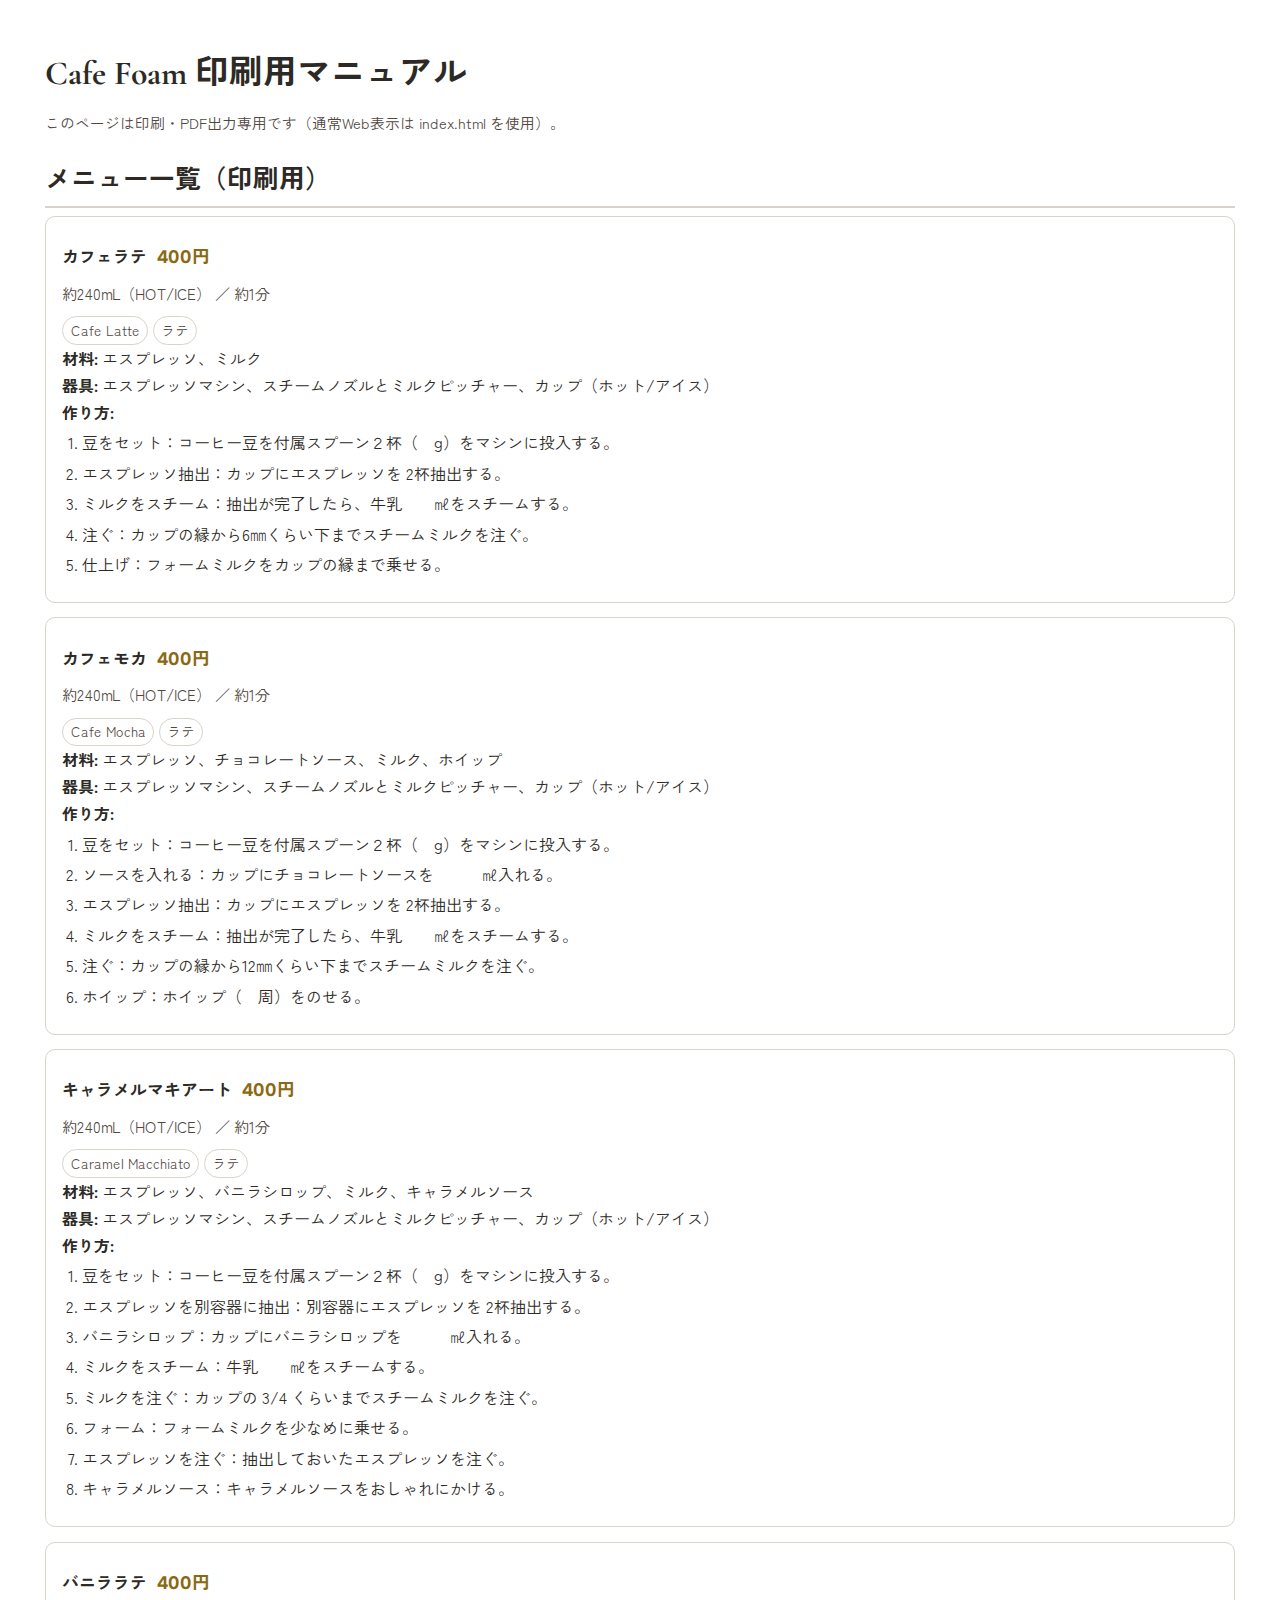
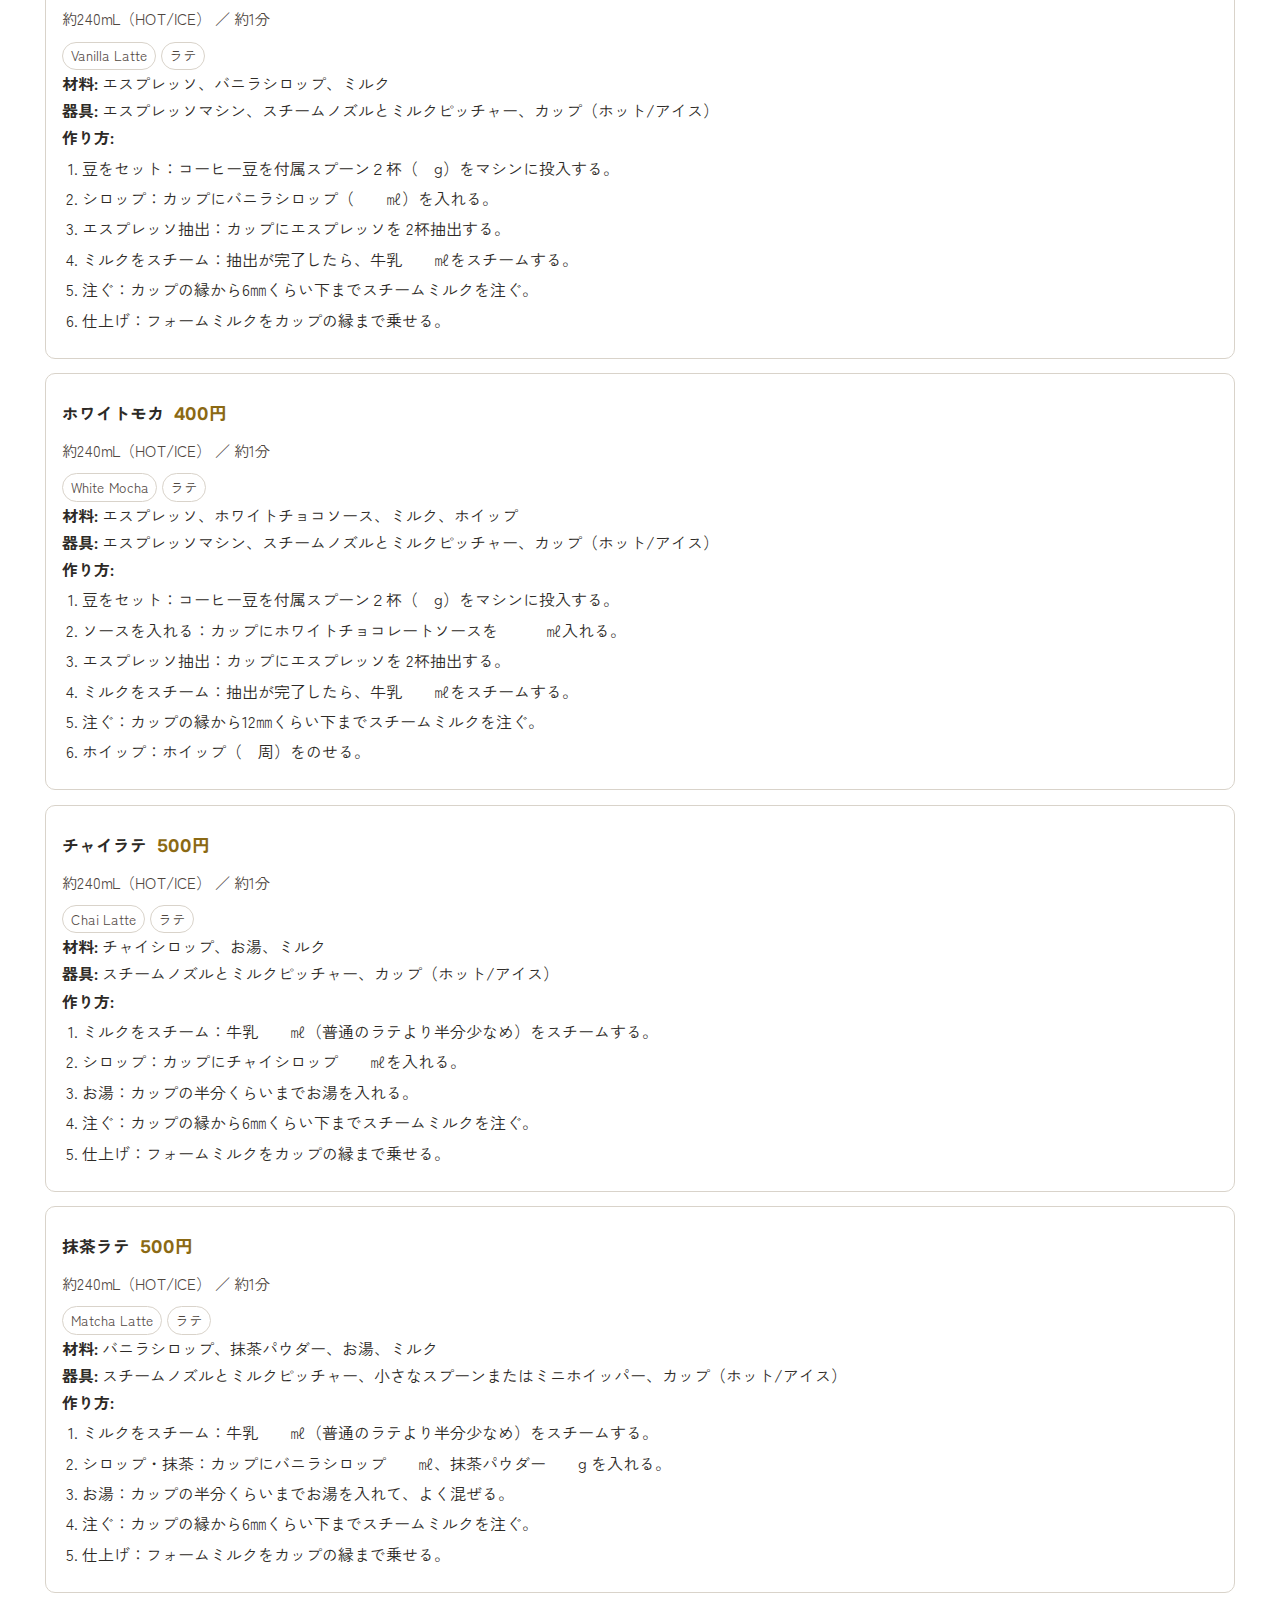
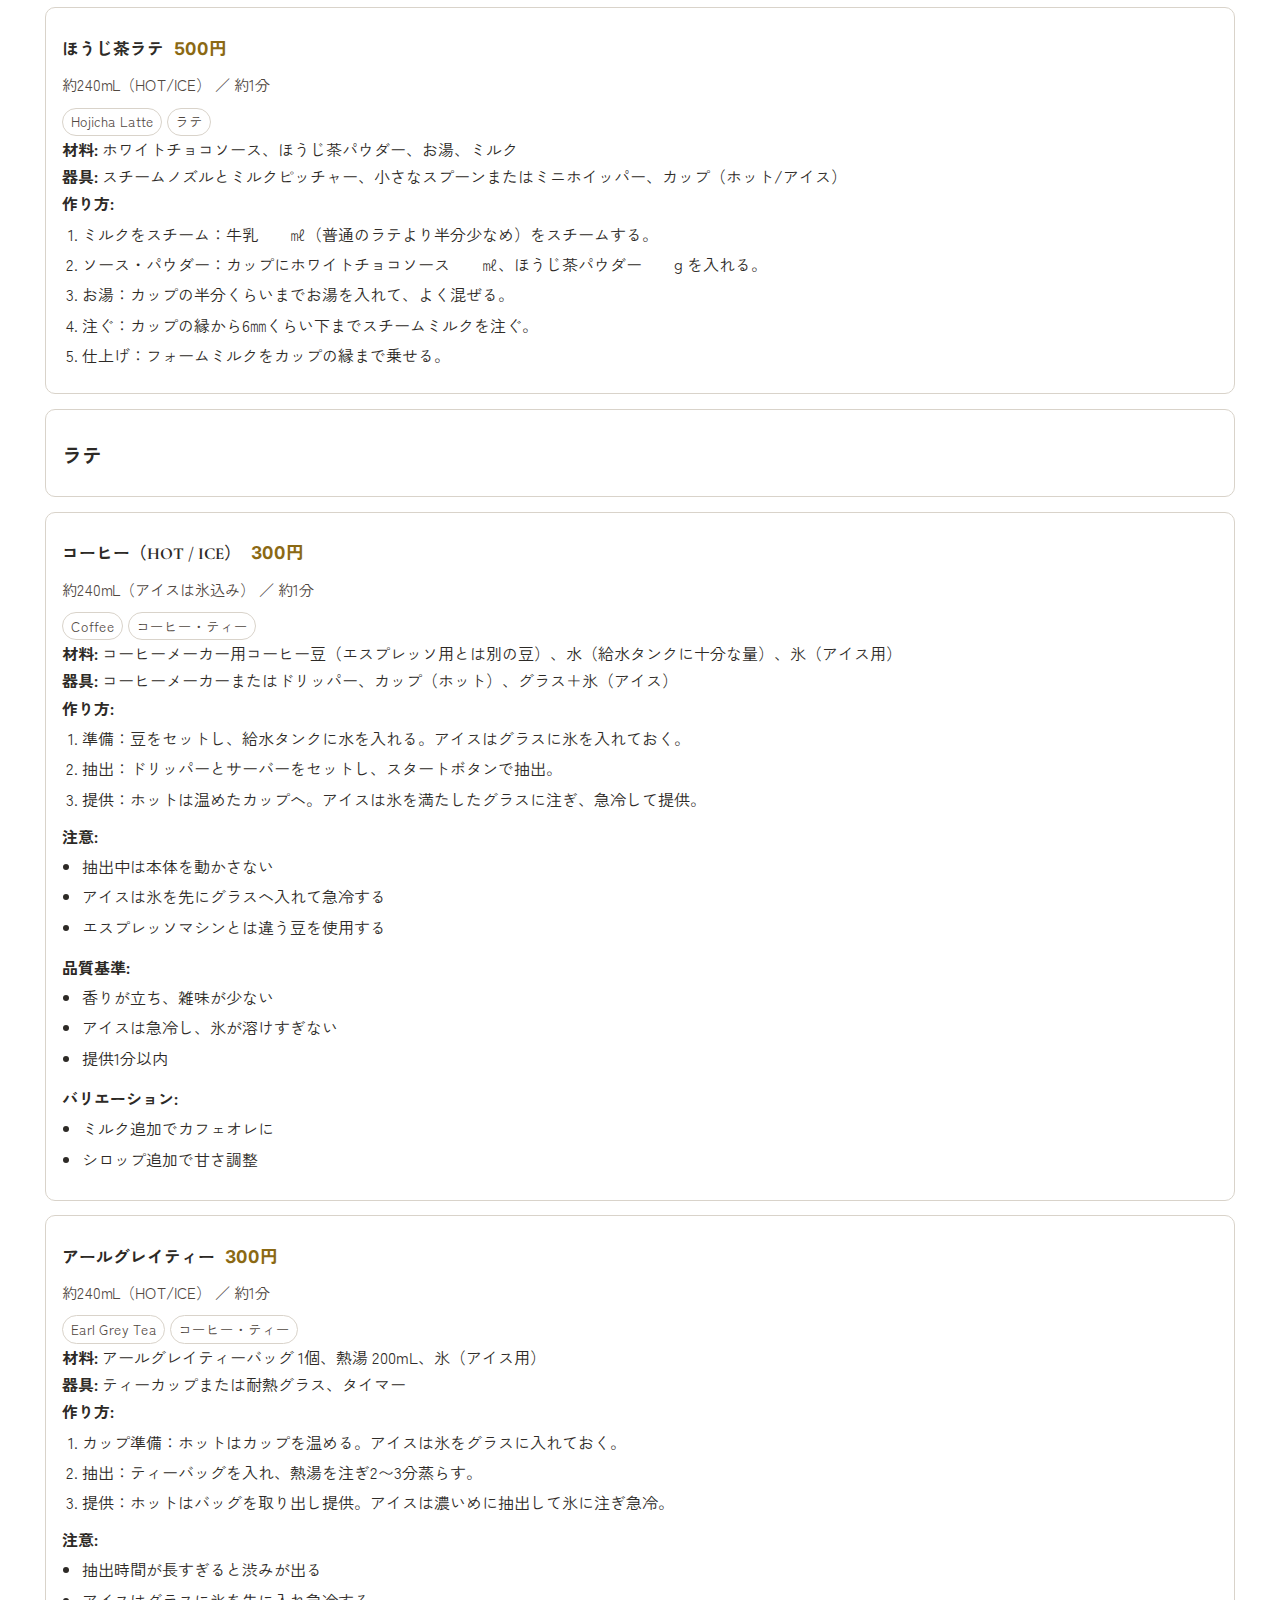
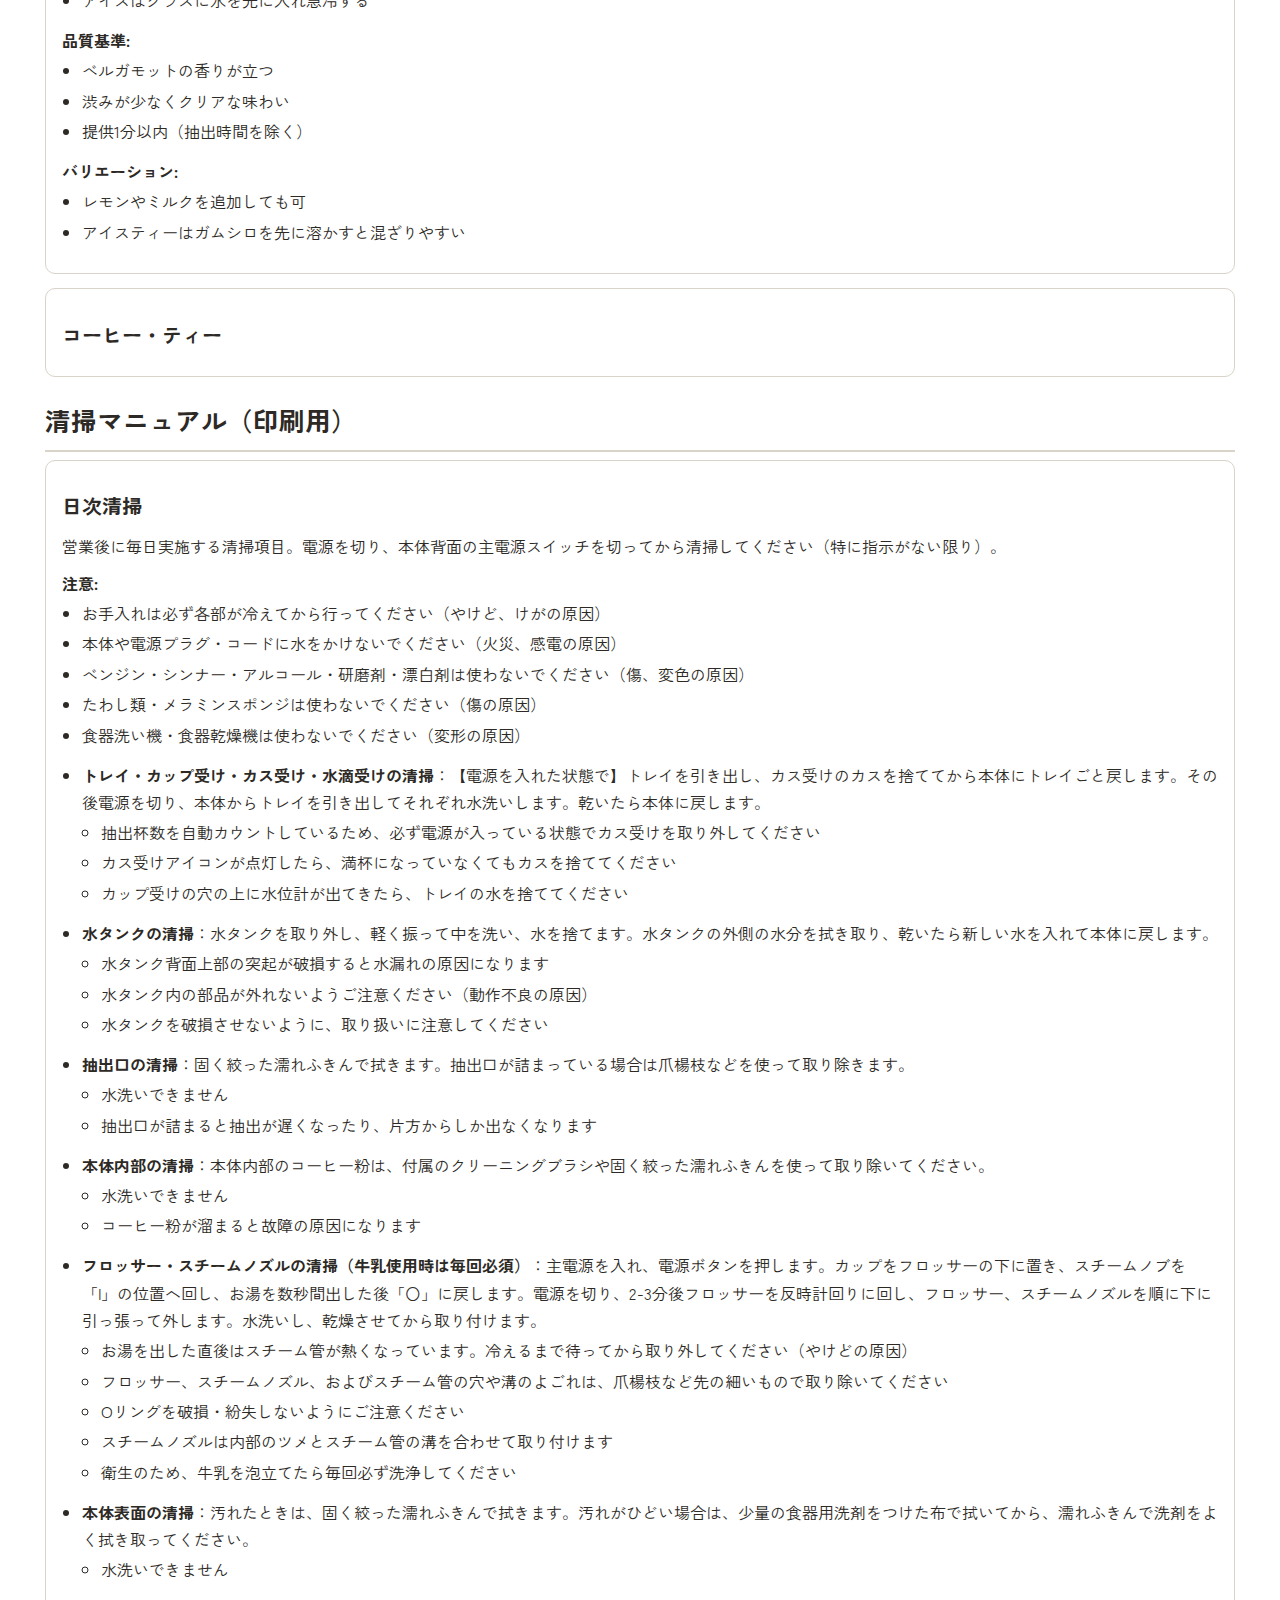
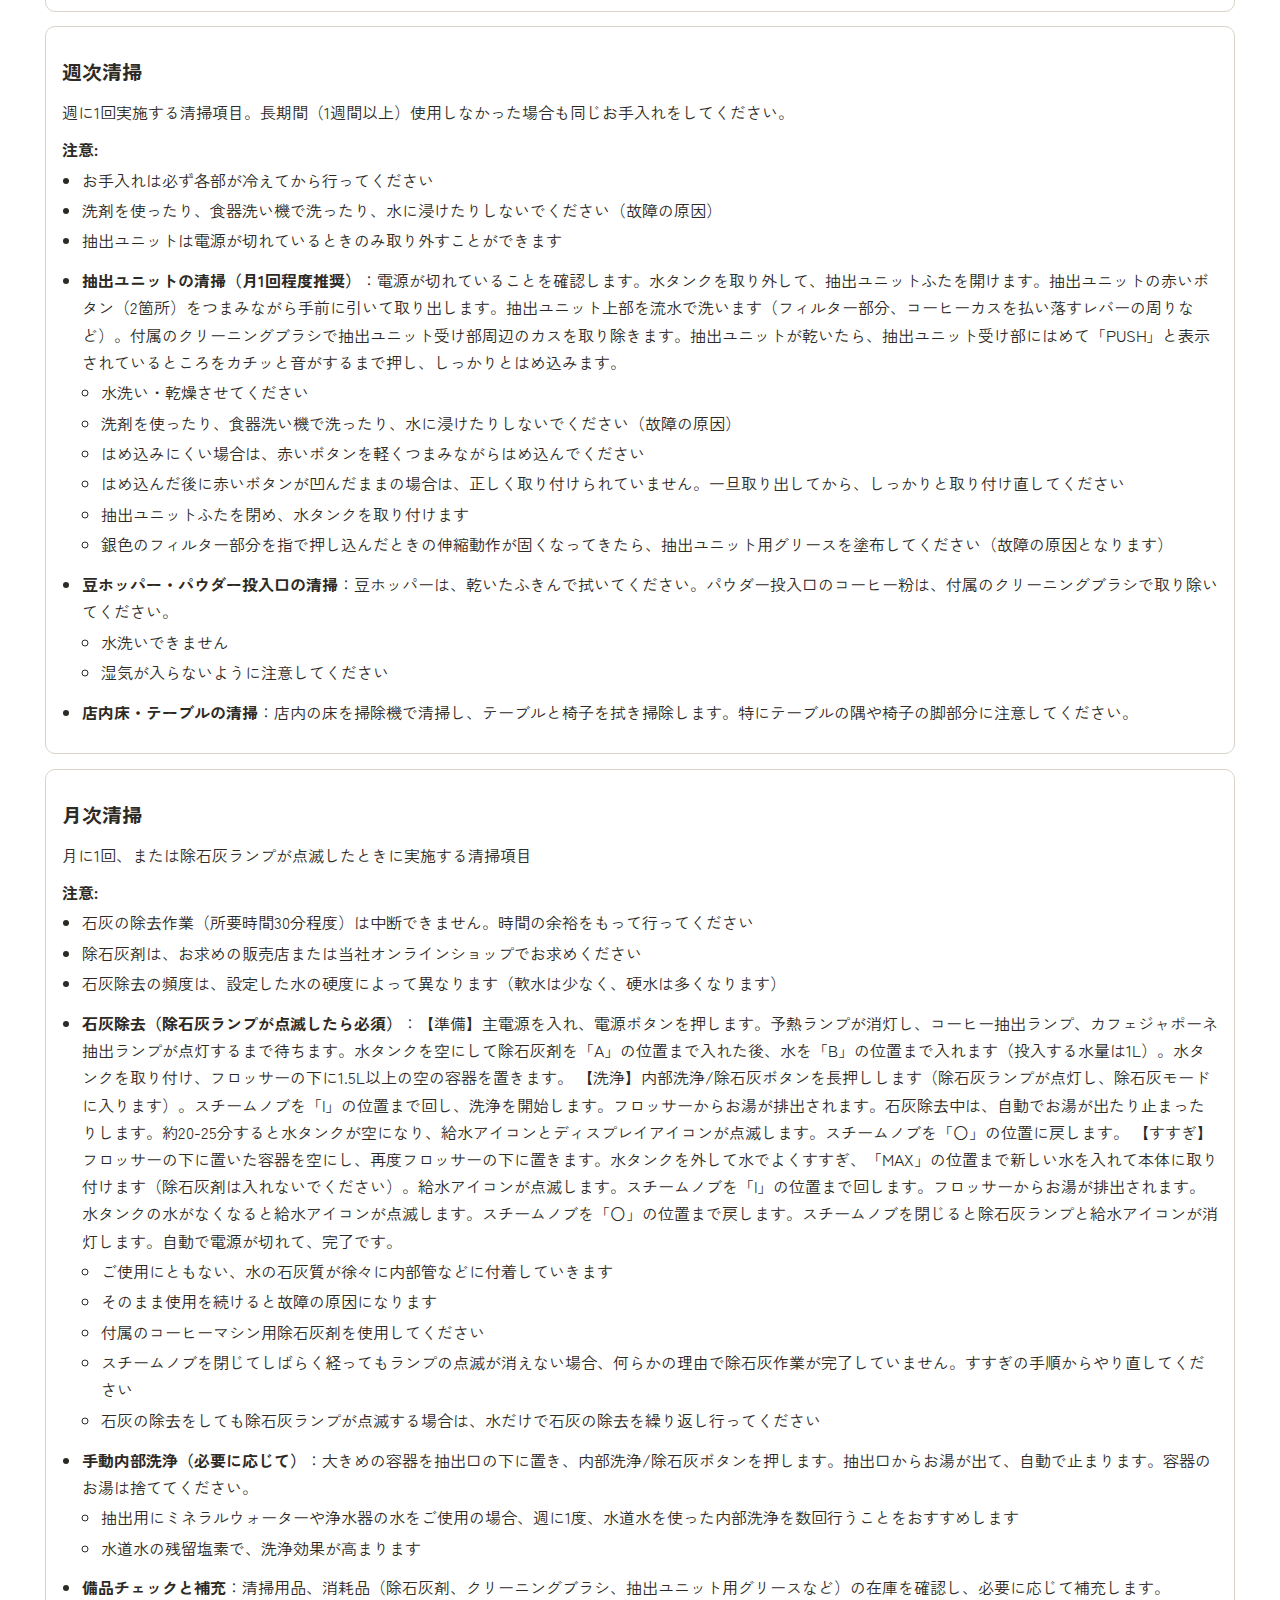
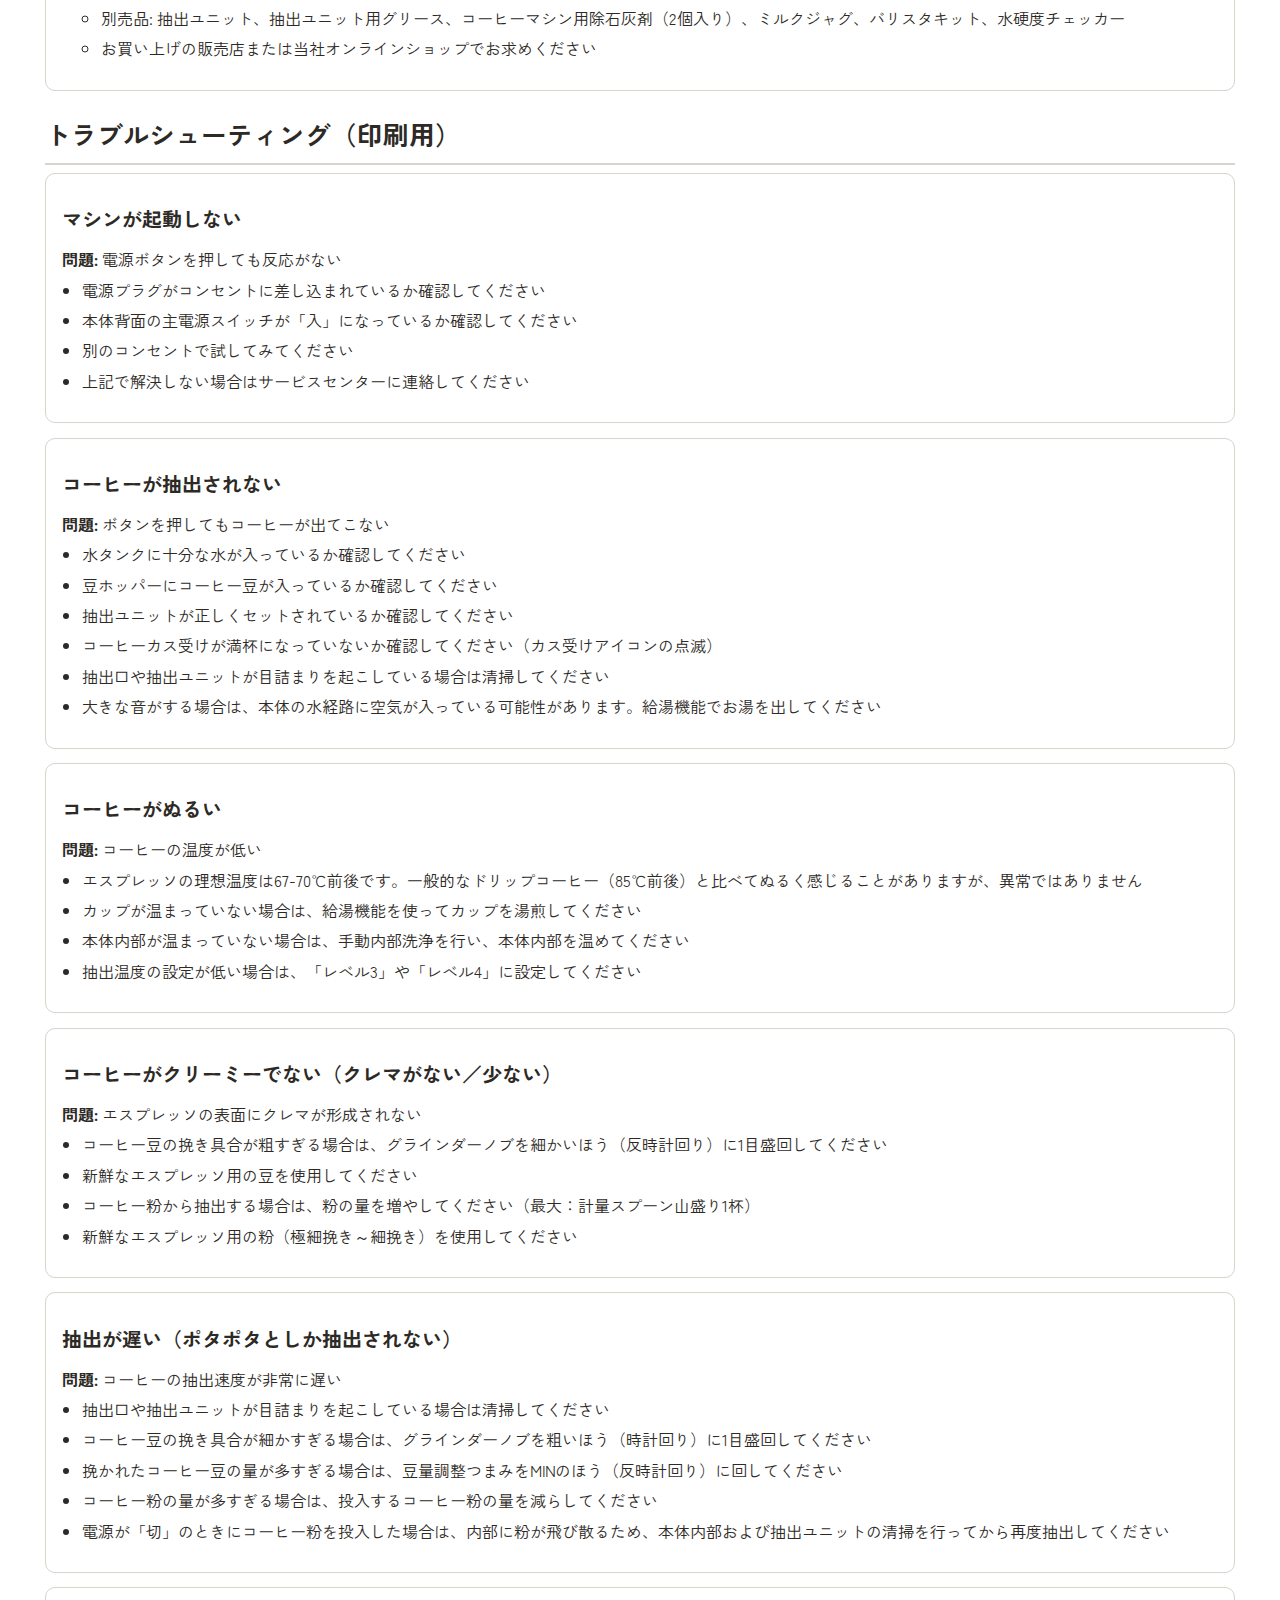
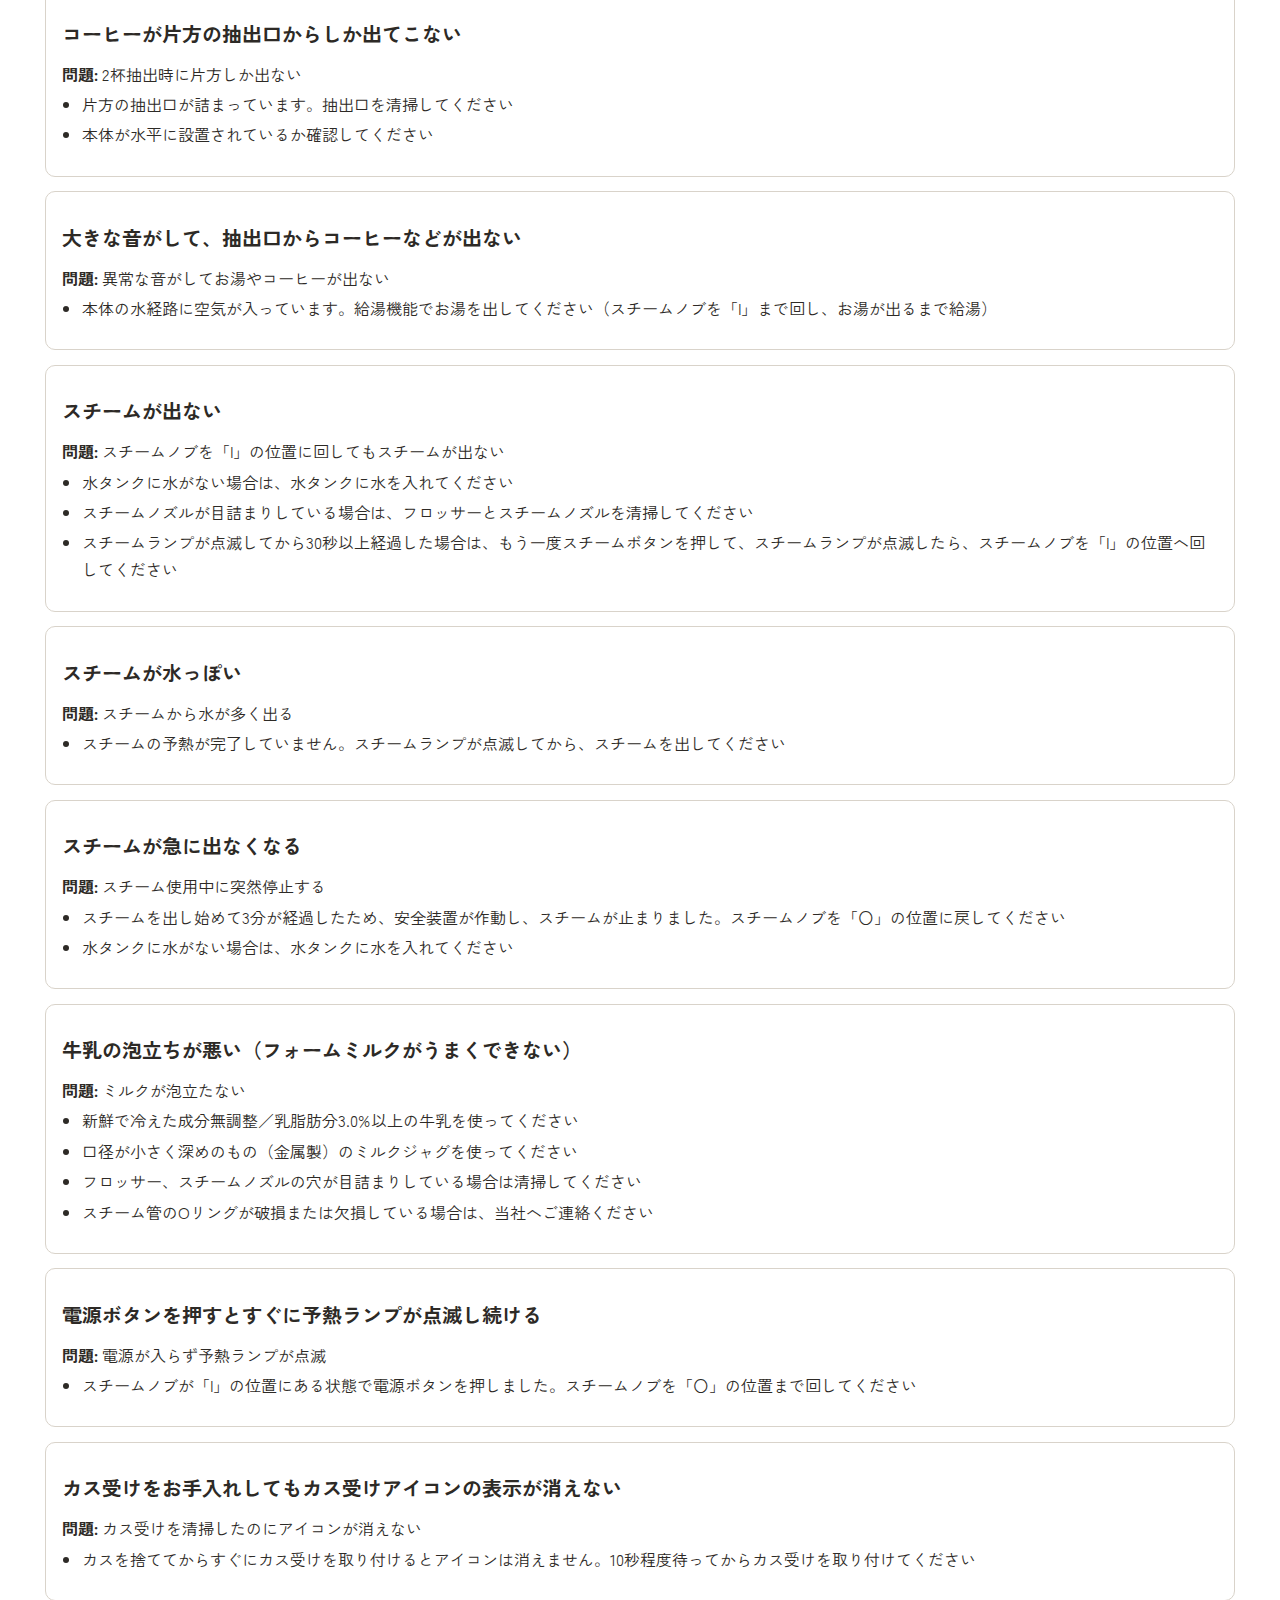
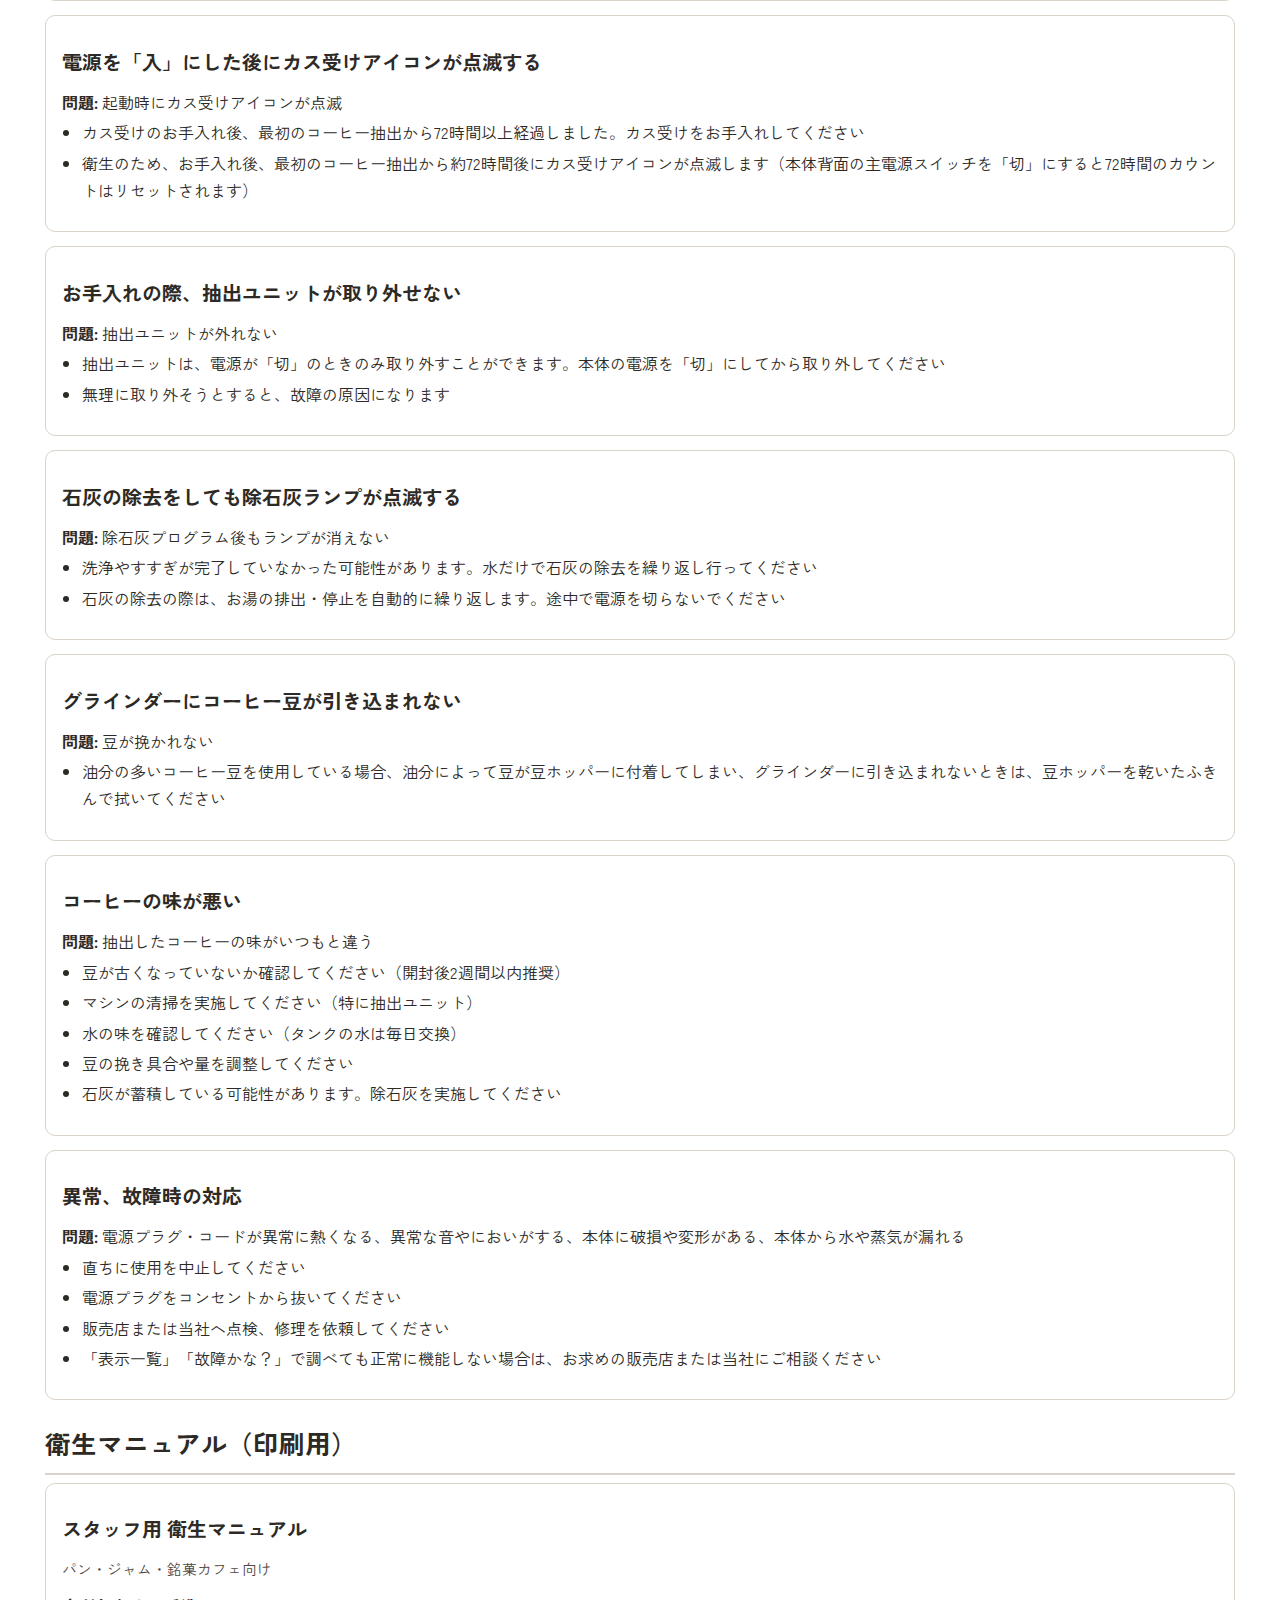
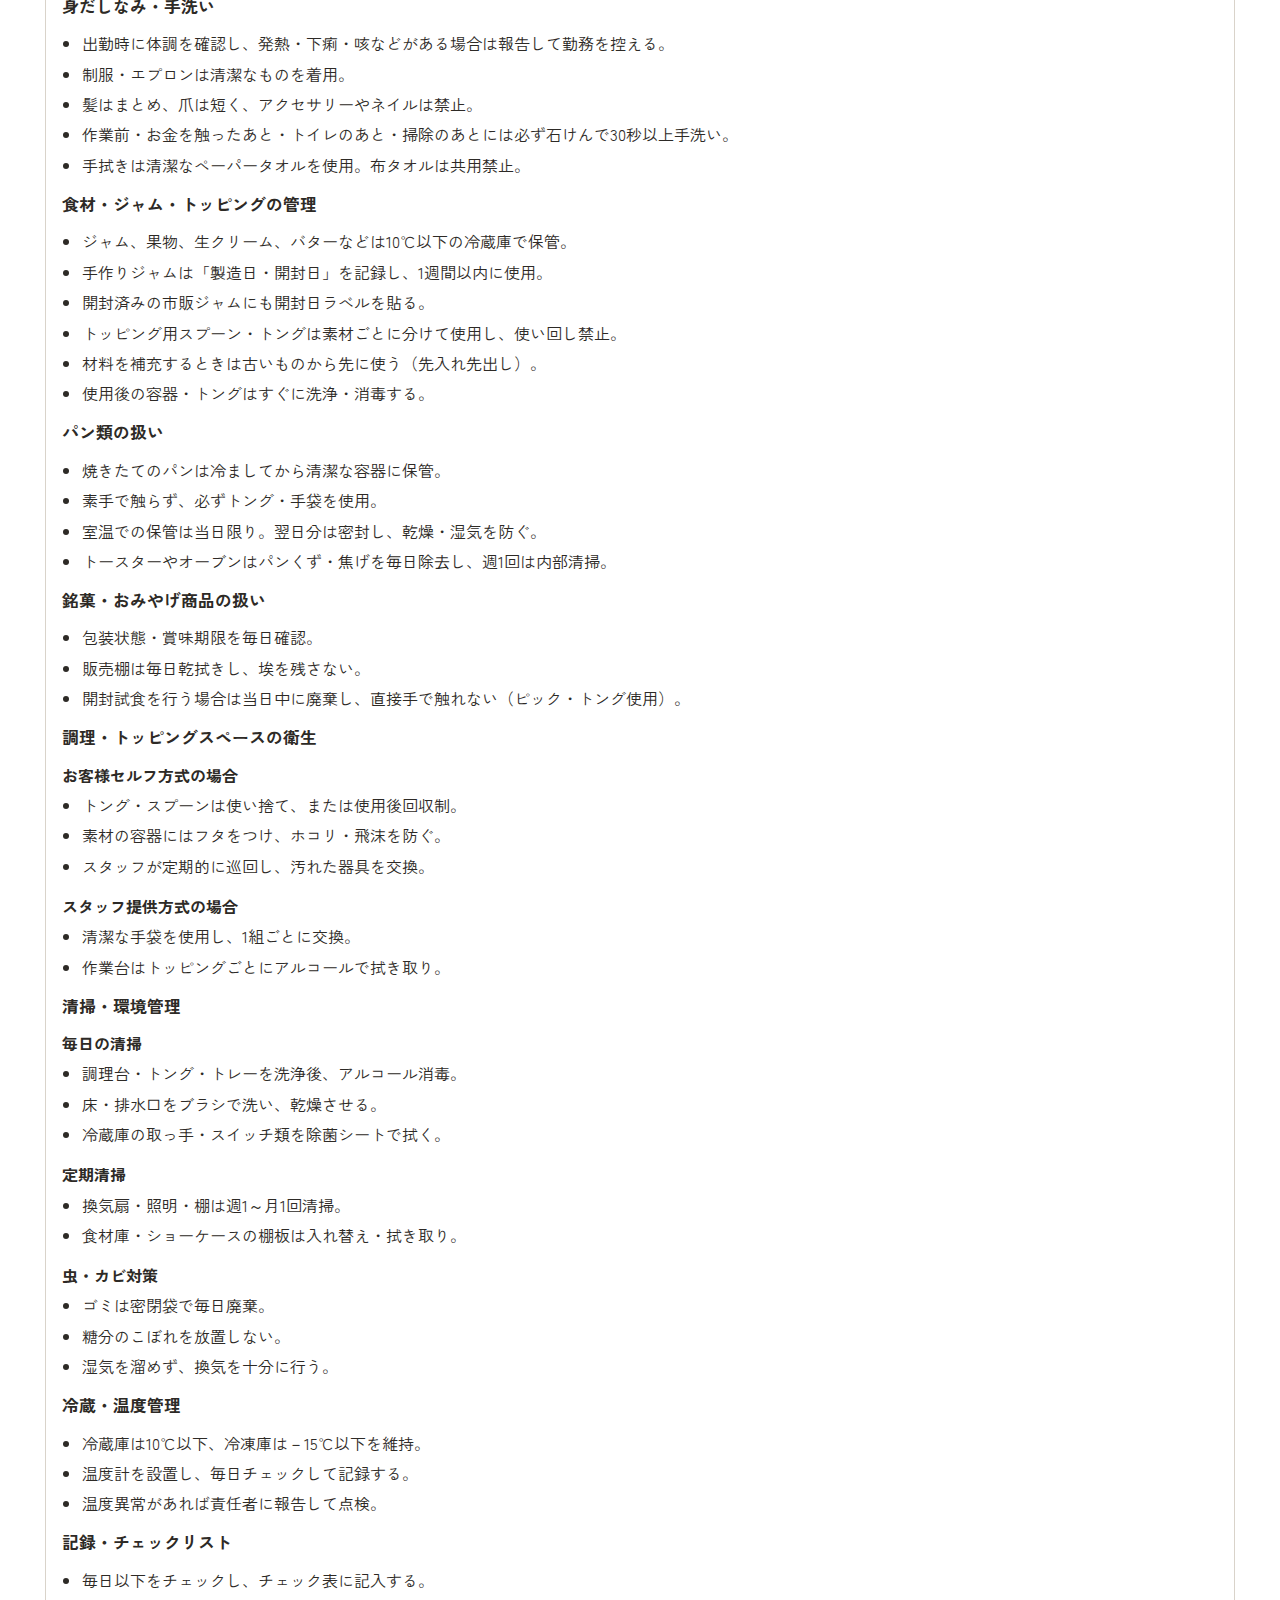
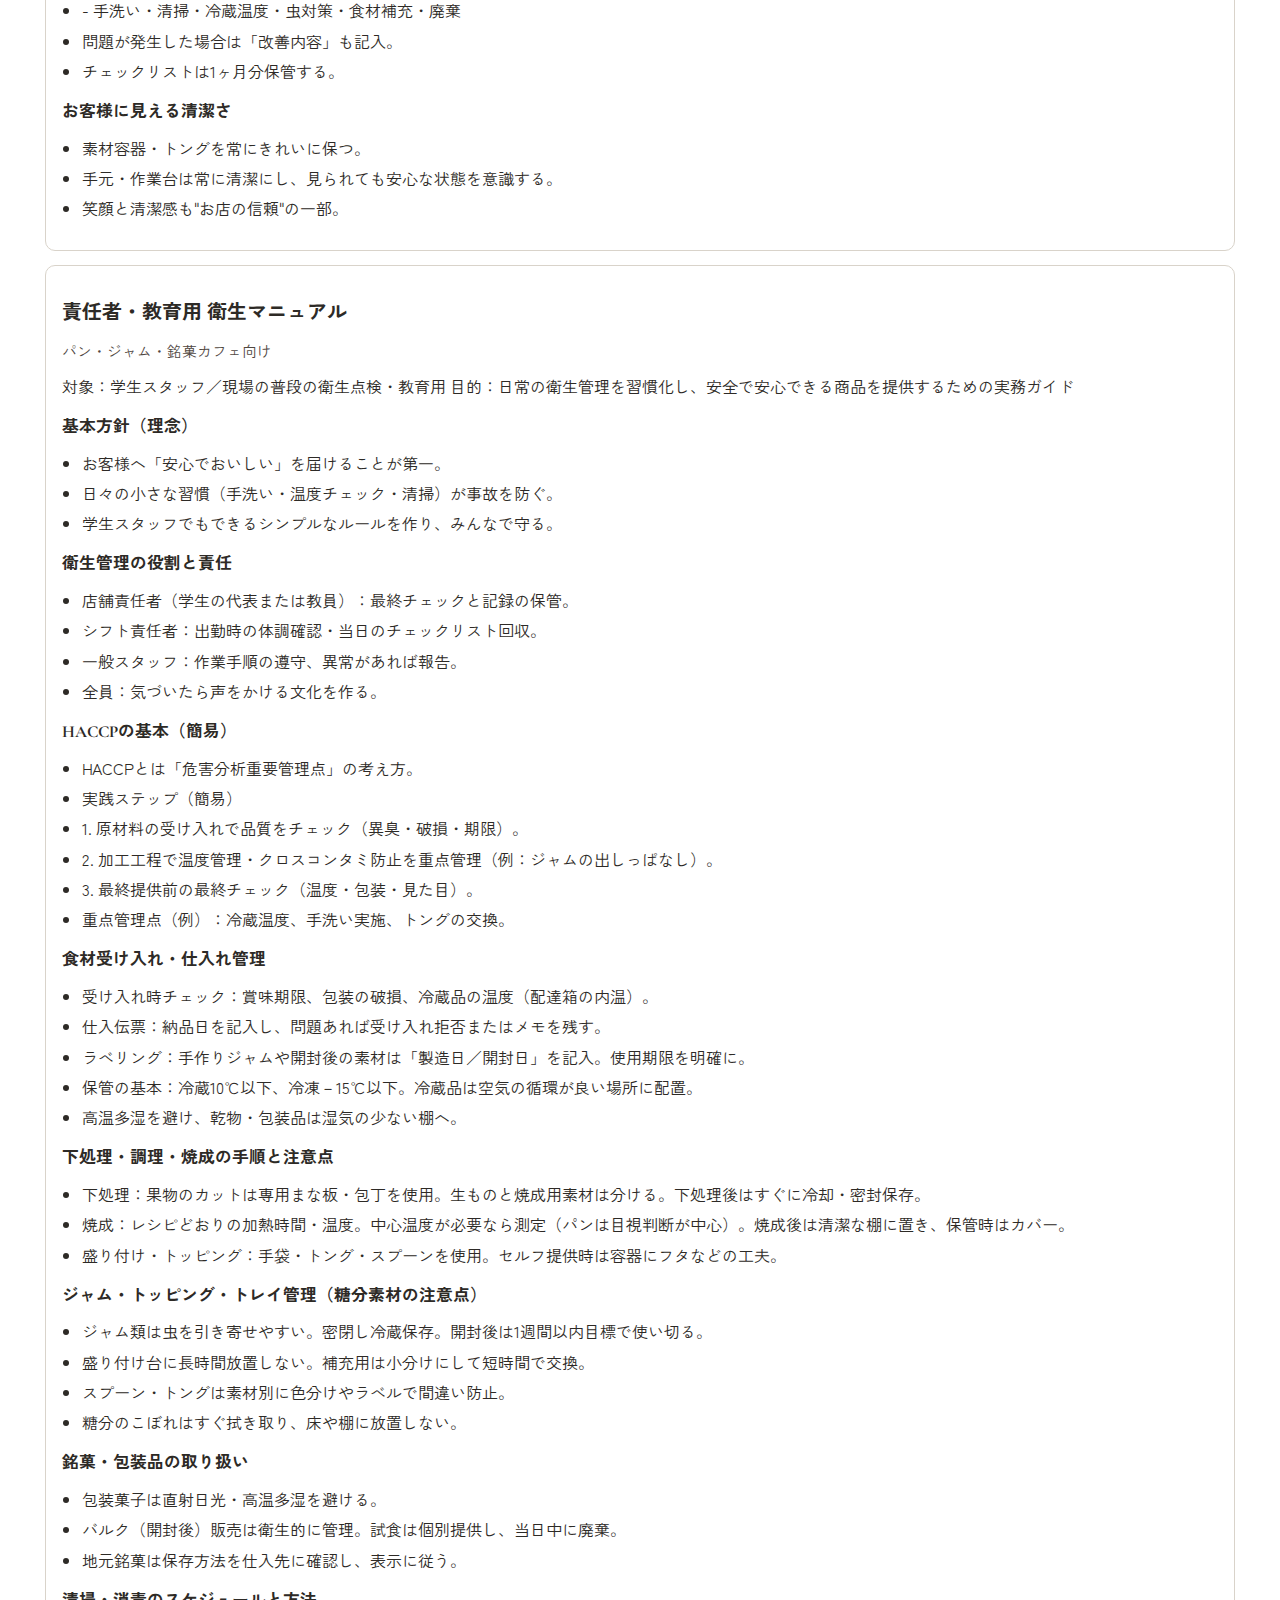
<file: print.html>
<!DOCTYPE html>
<html lang="ja">
<head>
    <meta charset="UTF-8">
    <title>Cafe Foam 印刷用マニュアル</title>
    <meta name="viewport" content="width=device-width, initial-scale=1.0">
    <link rel="stylesheet" href="https://cdnjs.cloudflare.com/ajax/libs/font-awesome/6.4.0/css/all.min.css">
    <link href="https://fonts.googleapis.com/css2?family=Cormorant+Garamond:wght@400;500;600;700&family=Zen+Kaku+Gothic+New:wght@400;500;700&family=Inter:wght@600;700&display=swap" rel="stylesheet">
    <style>
        :root {
            --text-primary: #2d2a26;
            --text-secondary: #50473f;
            --border: #d9d3ca;
            --bg: #ffffff;
            --accent: #8b6914;
        }
        * { box-sizing: border-box; }
        body {
            margin: 12mm;
            font-family: 'Zen Kaku Gothic New', 'Noto Sans JP', sans-serif;
            color: var(--text-primary);
            background: var(--bg);
            line-height: 1.7;
            -webkit-print-color-adjust: exact;
            print-color-adjust: exact;
        }
        h1, h2, h3, h4 {
            font-family: 'Cormorant Garamond', 'Zen Kaku Gothic New', serif;
            margin: 0 0 0.5rem 0;
            color: var(--text-primary);
        }
        h1 { font-size: 2.1rem; }
        h2 { font-size: 1.6rem; border-bottom: 2px solid var(--border); padding-bottom: 0.3rem; margin-top: 1.4rem; }
        h3 { font-size: 1.25rem; margin-top: 1rem; }
        h4 { font-size: 1.05rem; margin-top: 0.8rem; }
        p { margin: 0 0 0.6rem 0; }
        ul { margin: 0.2rem 0 0.8rem 1.2rem; padding: 0; }
        li { margin: 0.1rem 0 0.2rem 0; }
        .section {
            margin-bottom: 1.5rem;
            break-inside: avoid;
            page-break-inside: avoid;
        }
        .card {
            border: 1px solid var(--border);
            padding: 0.9rem 1rem;
            border-radius: 10px;
            margin-bottom: 0.9rem;
            background: #fff;
        }
        .grid-2 {
            display: grid;
            grid-template-columns: repeat(auto-fit, minmax(240px, 1fr));
            gap: 0.8rem;
        }
        .menu-head {
            display: flex;
            gap: 0.6rem;
            align-items: baseline;
            flex-wrap: wrap;
        }
        .price {
            font-family: 'Inter', 'Zen Kaku Gothic New', sans-serif;
            font-size: 1.1rem;
            font-weight: 700;
            letter-spacing: 0.03em;
            font-variant-numeric: tabular-nums;
            color: var(--accent);
        }
        .meta { color: var(--text-secondary); font-size: 0.95rem; }
        .steps ol { margin: 0.2rem 0 0.6rem 1.2rem; padding: 0; }
        .steps li { margin: 0.1rem 0 0.2rem 0; }
        .badge {
            display: inline-block;
            padding: 0.1rem 0.45rem;
            border: 1px solid var(--border);
            border-radius: 999px;
            font-size: 0.85rem;
            color: var(--text-secondary);
            margin-right: 0.3rem;
        }
        .two-col {
            display: grid;
            grid-template-columns: repeat(auto-fit, minmax(280px, 1fr));
            gap: 0.8rem;
        }
        .mb-0 { margin-bottom: 0; }
        .mt-0 { margin-top: 0; }
        .small { font-size: 0.92rem; color: var(--text-secondary); }
        @media print {
            body { margin: 10mm; }
            .page-break { page-break-after: always; }
        }
    </style>
</head>
<body>
    <header style="margin-bottom: 1rem;">
        <h1>Cafe Foam 印刷用マニュアル</h1>
        <p class="small">このページは印刷・PDF出力専用です（通常Web表示は index.html を使用）。</p>
    </header>

    <main id="printRoot"></main>

    <script src="data.js"></script>
    <script>
    document.addEventListener('DOMContentLoaded', () => {
        const root = document.getElementById('printRoot');
        renderMenus(root);
        renderCleaning(root);
        renderTroubleshooting(root);
        renderHygiene(root);
        renderService(root);
        renderAirpay(root);
    });

    function renderSection(root, title, contentEl, opts = {}) {
        const sec = document.createElement('section');
        sec.className = 'section';
        if (opts.pageBreak) sec.classList.add('page-break');
        const h2 = document.createElement('h2');
        h2.textContent = title;
        sec.appendChild(h2);
        sec.appendChild(contentEl);
        root.appendChild(sec);
    }

    function renderMenus(root) {
        const container = document.createElement('div');
        Object.entries(groupByCategory(initialData.menu)).forEach(([cat, items]) => {
            const catCard = document.createElement('div');
            catCard.className = 'card';
            const h3 = document.createElement('h3');
            h3.textContent = cat.replace('ラテメニュー', 'ラテ');
            catCard.appendChild(h3);

            items.forEach(menu => {
                const card = document.createElement('div');
                card.className = 'card';

                const head = document.createElement('div');
                head.className = 'menu-head';
                const title = document.createElement('h4');
                title.textContent = menu.name;
                const price = document.createElement('span');
                price.className = 'price';
                price.textContent = menu.price ? `${menu.price}円` : '価格未設定';
                head.append(title, price);
                card.appendChild(head);

                const meta = document.createElement('p');
                meta.className = 'meta';
                meta.textContent = `${menu.volume || ''} ／ ${menu.duration || ''}`;
                card.appendChild(meta);

                const badges = document.createElement('div');
                badges.className = 'small';
                badges.innerHTML = `<span class="badge">${menu.englishName || menu.id}</span><span class="badge">${cat.replace('ラテメニュー','ラテ')}</span>`;
                card.appendChild(badges);

                const ing = document.createElement('div');
                ing.innerHTML = `<strong>材料:</strong> ${menu.ingredients.join('、')}`;
                card.appendChild(ing);

                const eq = document.createElement('div');
                eq.innerHTML = `<strong>器具:</strong> ${menu.equipment.join('、')}`;
                card.appendChild(eq);

                if (menu.steps?.length) {
                    const steps = document.createElement('div');
                    steps.className = 'steps';
                    steps.innerHTML = '<strong>作り方:</strong>';
                    const ol = document.createElement('ol');
                    menu.steps.forEach(s => {
                        const li = document.createElement('li');
                        li.textContent = `${s.title ? s.title + '：' : ''}${s.description}`;
                        ol.appendChild(li);
                    });
                    steps.appendChild(ol);
                    card.appendChild(steps);
                }

                if (menu.warnings?.length) {
                    const warn = document.createElement('div');
                    warn.innerHTML = '<strong>注意:</strong>';
                    const ul = document.createElement('ul');
                    menu.warnings.forEach(w => {
                        const li = document.createElement('li');
                        li.textContent = w;
                        ul.appendChild(li);
                    });
                    warn.appendChild(ul);
                    card.appendChild(warn);
                }

                if (menu.qualityStandards?.length) {
                    const q = document.createElement('div');
                    q.innerHTML = '<strong>品質基準:</strong>';
                    const ul = document.createElement('ul');
                    menu.qualityStandards.forEach(w => {
                        const li = document.createElement('li');
                        li.textContent = w;
                        ul.appendChild(li);
                    });
                    q.appendChild(ul);
                    card.appendChild(q);
                }

                if (menu.variations?.length) {
                    const v = document.createElement('div');
                    v.innerHTML = '<strong>バリエーション:</strong>';
                    const ul = document.createElement('ul');
                    menu.variations.forEach(w => {
                        const li = document.createElement('li');
                        li.textContent = w;
                        ul.appendChild(li);
                    });
                    v.appendChild(ul);
                    card.appendChild(v);
                }

                container.appendChild(card);
            });
            container.appendChild(catCard);
        });
        renderSection(root, 'メニュー一覧（印刷用）', container, { pageBreak: true });
    }

    function renderCleaning(root) {
        const wrap = document.createElement('div');
        ['daily','weekly','monthly'].forEach(period => {
            const data = initialData.cleaning[period];
            const card = document.createElement('div');
            card.className = 'card';
            const h3 = document.createElement('h3');
            h3.textContent = data.name;
            card.appendChild(h3);
            if (data.description) {
                const p = document.createElement('p');
                p.textContent = data.description;
                card.appendChild(p);
            }
            if (data.warnings?.length) {
                const w = document.createElement('div');
                w.innerHTML = '<strong>注意:</strong>';
                const ul = document.createElement('ul');
                data.warnings.forEach(t => { const li=document.createElement('li'); li.textContent=t; ul.appendChild(li); });
                w.appendChild(ul);
                card.appendChild(w);
            }
            if (data.tasks?.length) {
                const ul = document.createElement('ul');
                data.tasks.forEach(t => {
                    const li = document.createElement('li');
                    li.innerHTML = `<strong>${t.title}</strong>：${t.description}`;
                    if (t.notes?.length) {
                        const sub = document.createElement('ul');
                        t.notes.forEach(n => { const li2=document.createElement('li'); li2.textContent=n; sub.appendChild(li2); });
                        li.appendChild(sub);
                    }
                    ul.appendChild(li);
                });
                card.appendChild(ul);
            }
            wrap.appendChild(card);
        });
        renderSection(root, '清掃マニュアル（印刷用）', wrap, { pageBreak: true });
    }

    function renderTroubleshooting(root) {
        const wrap = document.createElement('div');
        initialData.troubleshooting.forEach(item => {
            const card = document.createElement('div');
            card.className = 'card';
            card.innerHTML = `<h3>${item.title}</h3><p class="mb-0"><strong>問題:</strong> ${item.problem}</p>`;
            if (item.solutions?.length) {
                const ul = document.createElement('ul');
                item.solutions.forEach(s => { const li=document.createElement('li'); li.textContent=s; ul.appendChild(li); });
                card.appendChild(ul);
            }
            wrap.appendChild(card);
        });
        renderSection(root, 'トラブルシューティング（印刷用）', wrap, { pageBreak: true });
    }

    function renderHygiene(root) {
        const wrap = document.createElement('div');
        ['staff','manager'].forEach(key => {
            const data = initialData.hygiene[key];
            const card = document.createElement('div');
            card.className = 'card';
            const h3 = document.createElement('h3');
            h3.textContent = data.title;
            card.appendChild(h3);
            if (data.subtitle) {
                const p = document.createElement('p');
                p.className = 'small';
                p.textContent = data.subtitle;
                card.appendChild(p);
            }
            if (data.description) {
                const p = document.createElement('p');
                p.textContent = data.description;
                card.appendChild(p);
            }
            if (data.sections?.length) {
                data.sections.forEach(sec => {
                    const s = document.createElement('div');
                    const h4 = document.createElement('h4');
                    h4.textContent = sec.title;
                    s.appendChild(h4);
                    if (sec.items) {
                        const ul = document.createElement('ul');
                        sec.items.forEach(it => { const li=document.createElement('li'); li.textContent=it; ul.appendChild(li); });
                        s.appendChild(ul);
                    }
                    if (sec.subsections) {
                        sec.subsections.forEach(sub => {
                            const subH = document.createElement('div');
                            subH.innerHTML = `<strong>${sub.subtitle}</strong>`;
                            const ul = document.createElement('ul');
                            sub.items.forEach(it => { const li=document.createElement('li'); li.textContent=it; ul.appendChild(li); });
                            subH.appendChild(ul);
                            s.appendChild(subH);
                        });
                    }
                    card.appendChild(s);
                });
            }
            wrap.appendChild(card);
        });
        renderSection(root, '衛生マニュアル（印刷用）', wrap, { pageBreak: true });
    }

    function renderService(root) {
        const data = initialData.service;
        const wrap = document.createElement('div');
        if (data.customerService) {
            const cs = data.customerService;
            const card = document.createElement('div');
            card.className = 'card';
            card.innerHTML = `<h3>${cs.title}</h3>`;
            if (cs.flow?.length) {
                const ol = document.createElement('ol');
                cs.flow.forEach(i => { const li=document.createElement('li'); li.textContent=i; ol.appendChild(li); });
                const h = document.createElement('h4'); h.textContent = '接客フロー（基本）';
                card.appendChild(h); card.appendChild(ol);
            }
            if (cs.basics?.length) {
                const ul = document.createElement('ul');
                cs.basics.forEach(i => { const li=document.createElement('li'); li.textContent=i; ul.appendChild(li); });
                const h = document.createElement('h4'); h.textContent = '接客の基本姿勢';
                card.appendChild(h); card.appendChild(ul);
            }
            const cautions = cs.cautions || {};
            const blocks = [
                ['接客時のNG行動', cautions.ng],
                ['衛生・身だしなみの注意', cautions.hygiene],
                ['オーダー・提供時の注意', cautions.order],
                ['クレーム・トラブル対応の注意', cautions.claim],
            ];
            blocks.forEach(([title, list]) => {
                if (!list || !list.length) return;
                const ul = document.createElement('ul');
                list.forEach(i => { const li=document.createElement('li'); li.textContent=i; ul.appendChild(li); });
                const h = document.createElement('h4'); h.textContent = title;
                card.appendChild(h); card.appendChild(ul);
            });
            wrap.appendChild(card);
        }

        const sections = [
            ['概要', data.overview?.content],
            ['店内動線・レイアウト', data.layout?.flow],
            ['座席構成', data.layout?.seats],
            ['設備配置', data.facilities?.items?.map(i => `${i.equipment}／${i.quantity}／${i.location}／${i.notes}`)],
            ['役割分担', data.roles?.staff?.flatMap(r => [`【${r.position}】`, ...(r.responsibilities||[])] )],
            ['番号札運用', data.numberTag?.flow?.map(f => `${f.step}: ${f.description}`)],
            ['トレー運用', data.tray?.operations?.map(o => `${o.action}: ${o.procedure}（${o.tips}）`)],
            ['返却口運用', data.returnCounter?.operations],
            ['混雑時の運用', data.congestion?.scenarios?.map(s => `${s.situation}: ${s.action}`)],
            ['掲示物・サイン', data.signage?.signs?.map(s => `${s.location}: ${s.text}`)],
            ['チェックリスト: 開店前', data.checklist?.periods?.find(p=>p.period==='開店前')?.items],
            ['チェックリスト: 営業中', data.checklist?.periods?.find(p=>p.period==='営業中')?.items],
            ['チェックリスト: 閉店後', data.checklist?.periods?.find(p=>p.period==='閉店後')?.items],
        ];
        sections.forEach(([title, list]) => {
            if (!list || !list.length) return;
            const card = document.createElement('div');
            card.className = 'card';
            card.innerHTML = `<h3>${title}</h3>`;
            const ul = document.createElement('ul');
            list.forEach(item => { const li=document.createElement('li'); li.textContent=item; ul.appendChild(li); });
            card.appendChild(ul);
            wrap.appendChild(card);
        });
        renderSection(root, '提供方法（印刷用）', wrap, { pageBreak: true });
    }

    function renderAirpay(root) {
        const data = initialData.airpay;
        const wrap = document.createElement('div');
        const card = document.createElement('div');
        card.className = 'card';
        card.innerHTML = `<h3>${data.title || 'AirPay マニュアル'}</h3><p class="small">${data.device || ''}</p>`;
        if (data.methods?.length) {
            data.methods.forEach(m => {
                const b = document.createElement('div');
                b.innerHTML = `<strong>${m.name}</strong>`;
                if (m.steps) {
                    const ol = document.createElement('ol');
                    m.steps.forEach(s => { const li=document.createElement('li'); li.textContent=s; ol.appendChild(li); });
                    b.appendChild(ol);
                }
                if (m.notes) {
                    const ul = document.createElement('ul');
                    m.notes.forEach(s => { const li=document.createElement('li'); li.textContent=s; ul.appendChild(li); });
                    b.appendChild(ul);
                }
                card.appendChild(b);
            });
        }
        if (data.checklist?.length) {
            const ul = document.createElement('ul');
            data.checklist.forEach(i => { const li=document.createElement('li'); li.textContent=i; ul.appendChild(li); });
            card.appendChild(document.createElement('hr'));
            const h = document.createElement('strong'); h.textContent = 'チェックリスト';
            card.appendChild(h);
            card.appendChild(ul);
        }
        if (data.cautions?.length) {
            const ul = document.createElement('ul');
            data.cautions.forEach(i => { const li=document.createElement('li'); li.textContent=i; ul.appendChild(li); });
            card.appendChild(document.createElement('hr'));
            const h = document.createElement('strong'); h.textContent = '注意事項';
            card.appendChild(h);
            card.appendChild(ul);
        }
        if (data.troubles?.length) {
            const ul = document.createElement('ul');
            data.troubles.forEach(i => { const li=document.createElement('li'); li.textContent=i; ul.appendChild(li); });
            card.appendChild(document.createElement('hr'));
            const h = document.createElement('strong'); h.textContent = 'トラブル対応';
            card.appendChild(h);
            card.appendChild(ul);
        }
        wrap.appendChild(card);
        renderSection(root, '決済・AirPay（印刷用）', wrap, { pageBreak: true });
    }

    function groupByCategory(menuObj) {
        const map = {};
        Object.values(menuObj).forEach(m => {
            const key = m.category || 'その他';
            if (!map[key]) map[key] = [];
            map[key].push(m);
        });
        return map;
    }
    </script>
</body>
</html>
</file>
